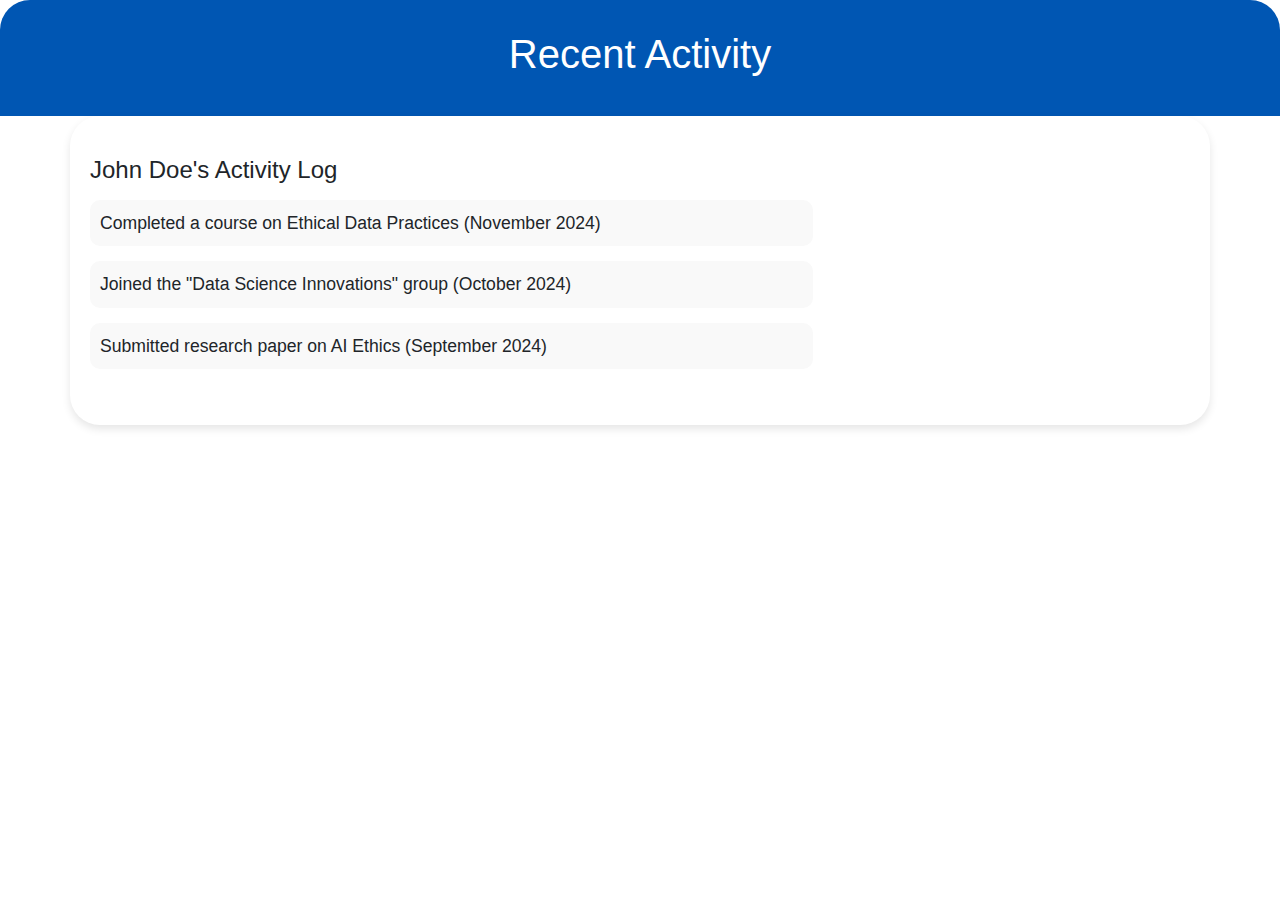
<file: activity.html>
<!DOCTYPE html>
<html lang="en">

<head>
    <meta charset="UTF-8">
    <meta name="viewport" content="width=device-width, initial-scale=1.0">
    <link rel="icon" href="https://i.ibb.co/zb1QCRC/Screenshot-24.png" type="image/x-icon">
    <title>Recent Activity - FDTC</title>
    <!-- Bootstrap CSS -->
    <link href="https://stackpath.bootstrapcdn.com/bootstrap/4.5.2/css/bootstrap.min.css" rel="stylesheet">
    <style>
        .activity-header {
            background-color: #0056b3;
            color: white;
            padding: 30px;
            text-align: center;
            border-radius: 30px 30px 0 0; /* Rounded top corners */
        }

        .activity-content {
            padding: 40px 20px;
            border-radius: 30px;
            box-shadow: 0 4px 8px rgba(0, 0, 0, 0.1);
        }

        .activity-content ul {
            list-style-type: none;
            padding: 0;
        }

        .activity-content ul li {
            margin: 15px 0;
            font-size: 1.1rem;
            background-color: #f9f9f9;
            border-radius: 10px;
            padding: 10px;
            transition: background-color 0.3s ease, transform 0.3s ease;
        }

        .activity-content ul li:hover {
            background-color: #e1f3ff;
            transform: translateX(10px); /* Slight animation on hover */
        }

        /* Custom styles for mobile responsiveness */
        @media (max-width: 576px) {
            .activity-header h1 {
                font-size: 1.5rem;
            }
        }
    </style>
</head>

<body>

    <!-- Header -->
    <div class="activity-header">
        <h1>Recent Activity</h1>
    </div>

    <!-- Activity Content -->
    <div class="container activity-content">
        <div class="row">
            <div class="col-12 col-md-8">
                <h4>John Doe's Activity Log</h4>
                <ul>
                    <li>Completed a course on Ethical Data Practices (November 2024)</li>
                    <li>Joined the "Data Science Innovations" group (October 2024)</li>
                    <li>Submitted research paper on AI Ethics (September 2024)</li>
                </ul>
            </div>
        </div>
    </div>

    <!-- Bootstrap JS & jQuery -->
    <script src="https://code.jquery.com/jquery-3.5.1.slim.min.js"></script>
    <script src="https://cdn.jsdelivr.net/npm/@popperjs/core@2.9.3/dist/umd/popper.min.js"></script>
    <script src="https://stackpath.bootstrapcdn.com/bootstrap/4.5.2/js/bootstrap.min.js"></script>

</body>

</html>
</file>
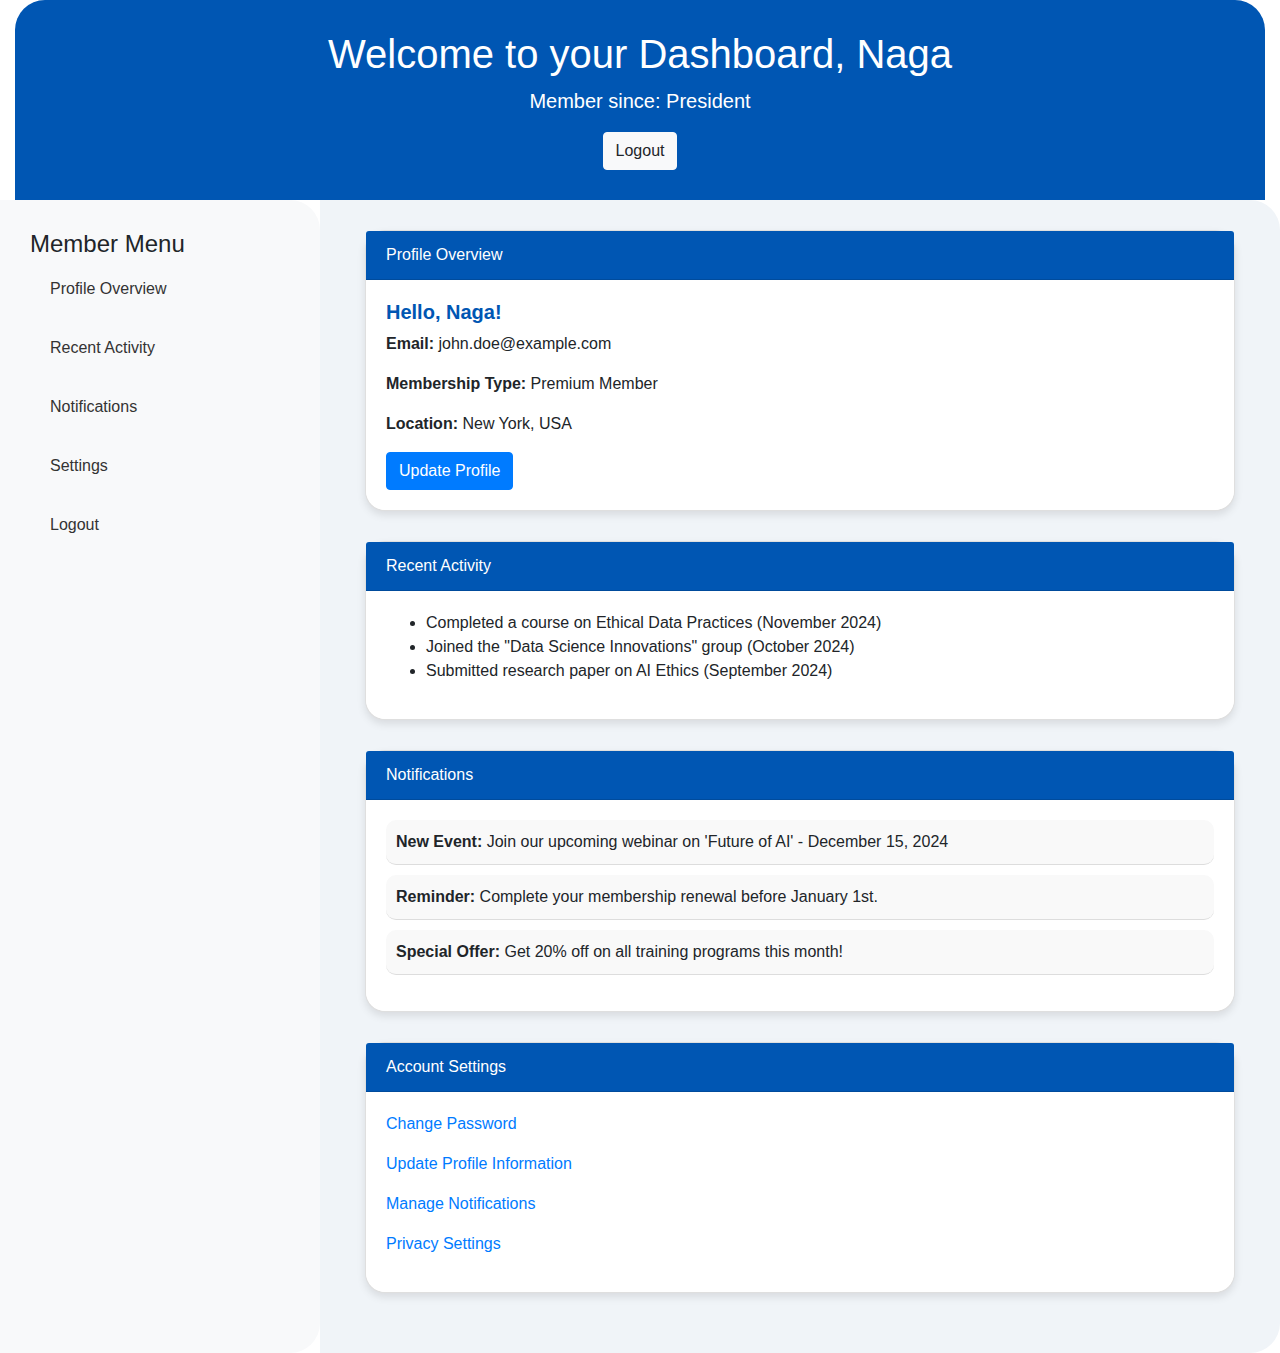
<file: Dashboard.html>
<!DOCTYPE html>
<html lang="en">

<head>
    <meta charset="UTF-8">
    <meta name="viewport" content="width=device-width, initial-scale=1.0">
    <link rel="icon" href="https://i.ibb.co/zb1QCRC/Screenshot-24.png" type="image/x-icon">
    <title>User Dashboard - FDTC</title>
    <!-- Bootstrap CSS -->
    <link href="https://stackpath.bootstrapcdn.com/bootstrap/4.5.2/css/bootstrap.min.css" rel="stylesheet">
    <style>
        .dashboard-header {
            background-color: #0056b3;
            color: white;
            padding: 30px;
            text-align: center;
            border-radius: 30px 30px 0 0;
        }

        .dashboard-sidebar {
            background-color: #f8f9fa;
            padding-top: 30px;
            border-radius: 0 30px 30px 0;
        }

        .dashboard-sidebar a {
            text-decoration: none;
            color: #333;
            padding: 10px 20px;
            display: block;
            margin-bottom: 15px;
            border-radius: 10px;
            transition: background-color 0.3s ease, transform 0.3s ease;
        }

        .dashboard-sidebar a:hover {
            background-color: #ddd;
            transform: translateX(5px);
        }

        .dashboard-main {
            background-color: #f0f4f8;
            padding: 30px;
            border-radius: 0 30px 30px 0;
        }

        .card {
            border-radius: 20px;
            box-shadow: 0 4px 8px rgba(0, 0, 0, 0.1);
            margin-bottom: 30px;
        }

        .card-header {
            background-color: #0056b3;
            color: white;
            border-radius: 20px 20px 0 0;
        }

        .card-body {
            background-color: #ffffff;
            border-radius: 0 0 20px 20px;
        }

        .welcome-text {
            color: #0056b3;
            font-weight: bold;
        }

        .notification-list {
            list-style-type: none;
            padding: 0;
        }

        .notification-list li {
            padding: 10px;
            border-bottom: 1px solid #ddd;
            background-color: #f9f9f9;
            border-radius: 10px;
            margin-bottom: 10px;
            transition: background-color 0.3s ease;
        }

        .notification-list li:hover {
            background-color: #e1f3ff;
        }

        .unread {
            background-color: #f0f8ff;
        }

        @media (max-width: 576px) {
            .dashboard-header h1 {
                font-size: 1.5rem;
            }

            .dashboard-sidebar {
                padding-top: 20px;
            }

            .dashboard-sidebar a {
                font-size: 0.9rem;
            }
        }
    </style>
</head>

<body>

    <!-- Dashboard Layout -->
    <div class="container-fluid">
        <!-- Header -->
        <div class="dashboard-header">
            <h1>Welcome to your Dashboard, <span id="username">Naga</span></h1>
            <p class="lead">Member since: President</p>
            <!-- Logout Button (simulate logout action) -->
            <button id="logoutBtn" class="btn btn-light">Logout</button>
        </div>

        <!-- Sidebar and Main Content -->
        <div class="row">
            <!-- Sidebar -->
            <div class="col-md-3 dashboard-sidebar">
                <div class="container">
                    <h4>Member Menu</h4>
                    <a href="profile.html">Profile Overview</a>
                    <a href="activity.html">Recent Activity</a>
                    <a href="notifications.html">Notifications</a>
                    <a href="settings.html">Settings</a>
                    <a href="#" id="logoutLink">Logout</a>
                </div>
            </div>

            <!-- Main Content -->
            <div class="col-md-9 dashboard-main">
                <div class="container">
                    <!-- Profile Overview Card -->
                    <div class="card">
                        <div class="card-header">
                            Profile Overview
                        </div>
                        <div class="card-body">
                            <h5 class="welcome-text">Hello, <span id="profileName">Naga</span>!</h5>
                            <p><strong>Email:</strong> john.doe@example.com</p>
                            <p><strong>Membership Type:</strong> Premium Member</p>
                            <p><strong>Location:</strong> New York, USA</p>
                            <button class="btn btn-primary" data-toggle="modal" data-target="#updateProfileModal">Update
                                Profile</button>
                        </div>
                    </div>

                    <!-- Recent Activity Card -->
                    <div class="card">
                        <div class="card-header">
                            Recent Activity
                        </div>
                        <div class="card-body">
                            <ul>
                                <li>Completed a course on Ethical Data Practices (November 2024)</li>
                                <li>Joined the "Data Science Innovations" group (October 2024)</li>
                                <li>Submitted research paper on AI Ethics (September 2024)</li>
                            </ul>
                        </div>
                    </div>

                    <!-- Notifications Card -->
                    <div class="card">
                        <div class="card-header">
                            Notifications
                        </div>
                        <div class="card-body">
                            <ul class="notification-list" id="notificationList">
                                <li class="unread"><strong>New Event:</strong> Join our upcoming webinar on 'Future of
                                    AI' - December 15, 2024</li>
                                <li><strong>Reminder:</strong> Complete your membership renewal before January 1st.</li>
                                <li><strong>Special Offer:</strong> Get 20% off on all training programs this month!</li>
                            </ul>
                        </div>
                    </div>

                    <!-- Settings Card -->
                    <div class="card">
                        <div class="card-header">
                            Account Settings
                        </div>
                        <div class="card-body">
                            <p><a href="#">Change Password</a></p>
                            <p><a href="#">Update Profile Information</a></p>
                            <p><a href="#">Manage Notifications</a></p>
                            <p><a href="#">Privacy Settings</a></p>
                        </div>
                    </div>
                </div>
            </div>
        </div>
    </div>

    <!-- Update Profile Modal -->
    <div class="modal fade" id="updateProfileModal" tabindex="-1" role="dialog" aria-labelledby="updateProfileModalLabel" aria-hidden="true">
        <div class="modal-dialog" role="document">
            <div class="modal-content">
                <div class="modal-header">
                    <h5 class="modal-title" id="updateProfileModalLabel">Update Profile</h5>
                    <button type="button" class="close" data-dismiss="modal" aria-label="Close">
                        <span aria-hidden="true">&times;</span>
                    </button>
                </div>
                <div class="modal-body">
                    <form id="updateProfileForm">
                        <div class="form-group">
                            <label for="profileNameInput">Full Name</label>
                            <input type="text" class="form-control" id="profileNameInput" value="John Doe" required>
                        </div>
                        <div class="form-group">
                            <label for="profileEmailInput">Email</label>
                            <input type="email" class="form-control" id="profileEmailInput" value="john.doe@example.com"
                                required>
                        </div>
                        <div class="form-group">
                            <label for="profileLocationInput">Location</label>
                            <input type="text" class="form-control" id="profileLocationInput" value="New York, USA"
                                required>
                        </div>
                        <button type="submit" class="btn btn-primary">Save Changes</button>
                    </form>
                </div>
            </div>
        </div>
    </div>

    <!-- Bootstrap JS & jQuery -->
    <script src="https://code.jquery.com/jquery-3.5.1.slim.min.js"></script>
    <script src="https://cdn.jsdelivr.net/npm/@popperjs/core@2.9.3/dist/umd/popper.min.js"></script>
    <script src="https://stackpath.bootstrapcdn.com/bootstrap/4.5.2/js/bootstrap.min.js"></script>

    <script>
        // Simulating logout (for demonstration purposes)
        document.getElementById('logoutBtn').addEventListener('click', function () {
            alert('You have been logged out.');
            // Redirect to login page or reset the session
            window.location.href = 'login.html'; // Placeholder for actual login page
        });

        // Simulate updating profile info
        document.getElementById('updateProfileForm').addEventListener('submit', function (event) {
            event.preventDefault(); // Prevent form submission

            // Get input values
            const name = document.getElementById('profileNameInput').value;
            const email = document.getElementById('profileEmailInput').value;
            const location = document.getElementById('profileLocationInput').value;

            // Update profile details dynamically
            document.getElementById('profileName').innerText = name;
            document.getElementById('profileEmailInput').value = email;
            document.getElementById('profileLocationInput').value = location;

            alert('Profile updated successfully!');
            $('#updateProfileModal').modal('hide');
        });
    </script>

</body>

</html>
</file>
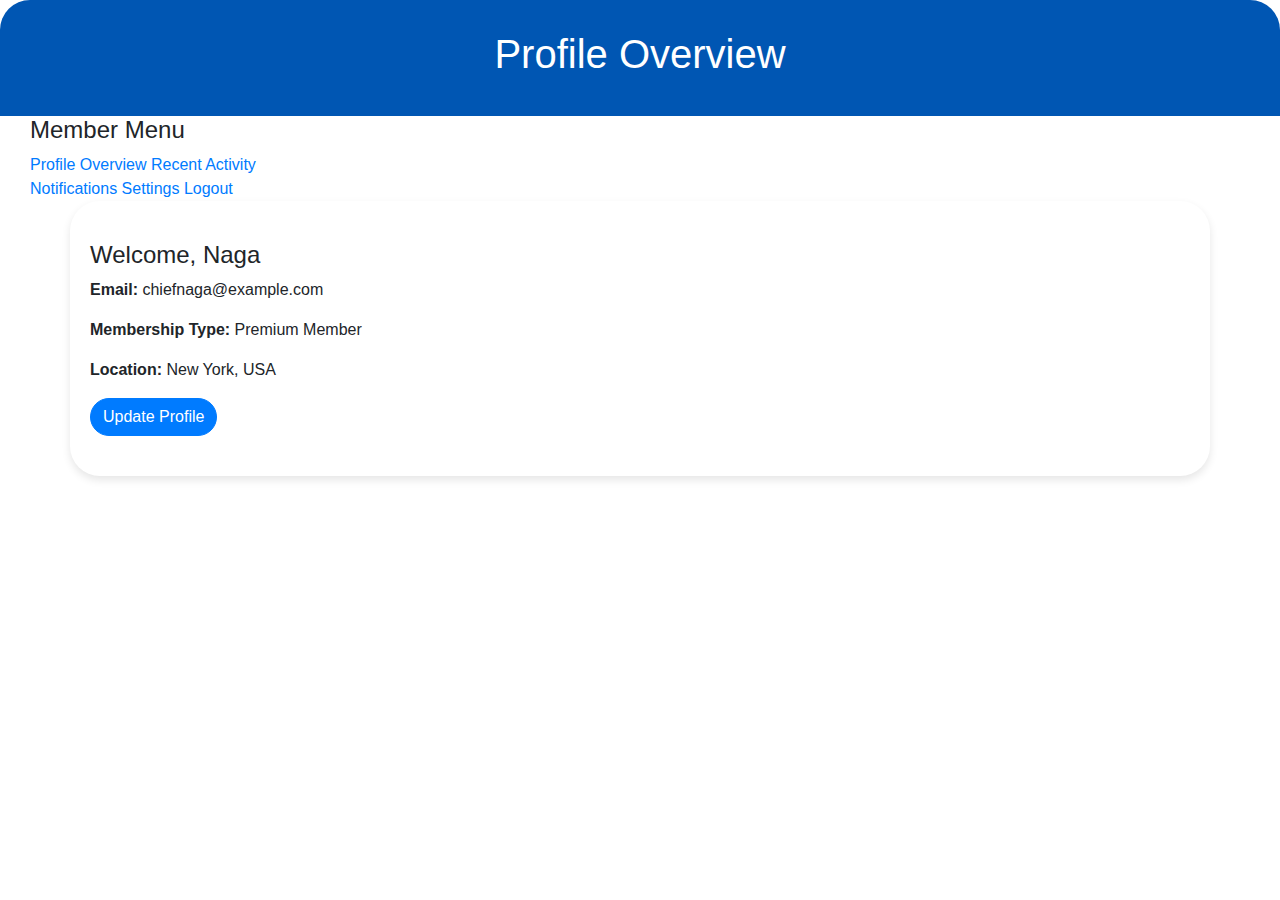
<file: profile.html>
<!DOCTYPE html>
<html lang="en">

<head>
    <meta charset="UTF-8">
    <meta name="viewport" content="width=device-width, initial-scale=1.0">
    <link rel="icon" href="https://i.ibb.co/zb1QCRC/Screenshot-24.png" type="image/x-icon">
    <title>Profile Overview - FDTC</title>
    <!-- Bootstrap CSS -->
    <link href="https://stackpath.bootstrapcdn.com/bootstrap/4.5.2/css/bootstrap.min.css" rel="stylesheet">
    <style>
        .profile-header {
            background-color: #0056b3;
            color: white;
            padding: 30px;
            text-align: center;
            border-radius: 30px 30px 0 0; /* Rounded top corners */
        }

        .profile-content {
            padding: 40px 20px;
            border-radius: 30px;
            box-shadow: 0 4px 8px rgba(0, 0, 0, 0.1);
        }

        .modal-content {
            border-radius: 30px; /* Rounded corners for the modal */
        }

        .modal-body input {
            margin-bottom: 15px;
            border-radius: 30px; /* Rounded inputs */
        }

        .btn-primary {
            border-radius: 30px; /* Rounded button */
        }

        /* Custom styles for mobile responsiveness */
        @media (max-width: 576px) {
            .profile-header h1 {
                font-size: 1.5rem;
            }
        }
    </style>
</head>

<body>

    <!-- Header -->
    <div class="profile-header">
        <h1>Profile Overview</h1>

    
    </div>


      <!-- Sidebar -->
      <div class="col-md-3 dashboard-sidebar">
        <div class="container">
            <h4>Member Menu</h4>
            <a href="profile.html">Profile Overview</a>
            <a href="activity.html">Recent Activity</a>
            <a href="notifications.html">Notifications</a>
            <a href="settings.html">Settings</a>
            <a href="#" id="logoutLink">Logout</a>
        </div>
    </div>

    <!-- Profile Content -->
    <div class="container profile-content">
        <div class="row">
            <div class="col-12 col-md-8">
                <h4>Welcome, Naga</h4>
                <p><strong>Email:</strong> chiefnaga@example.com</p>
                <p><strong>Membership Type:</strong> Premium Member</p>
                <p><strong>Location:</strong> New York, USA</p>
                <button class="btn btn-primary" data-toggle="modal" data-target="#updateProfileModal">Update Profile</button>
            </div>
        </div>
    </div>

    <!-- Update Profile Modal -->
    <div class="modal fade" id="updateProfileModal" tabindex="-1" role="dialog" aria-labelledby="updateProfileModalLabel" aria-hidden="true">
        <div class="modal-dialog modal-lg" role="document">
            <div class="modal-content">
                <div class="modal-header">
                    <h5 class="modal-title" id="updateProfileModalLabel">Update Profile</h5>
                    <button type="button" class="close" data-dismiss="modal" aria-label="Close">
                        <span aria-hidden="true">&times;</span>
                    </button>
                </div>
                <div class="modal-body">
                    <form id="updateProfileForm">
                        <div class="form-group">
                            <label for="profileNameInput">Full Name</label>
                            <input type="text" class="form-control" id="profileNameInput" value="John Doe" required>
                        </div>
                        <div class="form-group">
                            <label for="profileEmailInput">Email</label>
                            <input type="email" class="form-control" id="profileEmailInput" value="john.doe@example.com" required>
                        </div>
                        <div class="form-group">
                            <label for="profileLocationInput">Location</label>
                            <input type="text" class="form-control" id="profileLocationInput" value="New York, USA" required>
                        </div>
                        <button type="submit" class="btn btn-primary">Save Changes</button>
                    </form>
                </div>
            </div>
        </div>
    </div>

    <!-- Bootstrap JS & jQuery -->
    <script src="https://code.jquery.com/jquery-3.5.1.slim.min.js"></script>
    <script src="https://cdn.jsdelivr.net/npm/@popperjs/core@2.9.3/dist/umd/popper.min.js"></script>
    <script src="https://stackpath.bootstrapcdn.com/bootstrap/4.5.2/js/bootstrap.min.js"></script>

    <script>
        // Handle profile form submission
        document.getElementById('updateProfileForm').addEventListener('submit', function (event) {
            event.preventDefault(); // Prevent form submission

            // Get input values
            const name = document.getElementById('profileNameInput').value;
            const email = document.getElementById('profileEmailInput').value;
            const location = document.getElementById('profileLocationInput').value;

            // Simulate updating profile info (display confirmation)
            alert('Profile updated successfully!');
            $('#updateProfileModal').modal('hide');
        });
    </script>

</body>

</html>
</file>
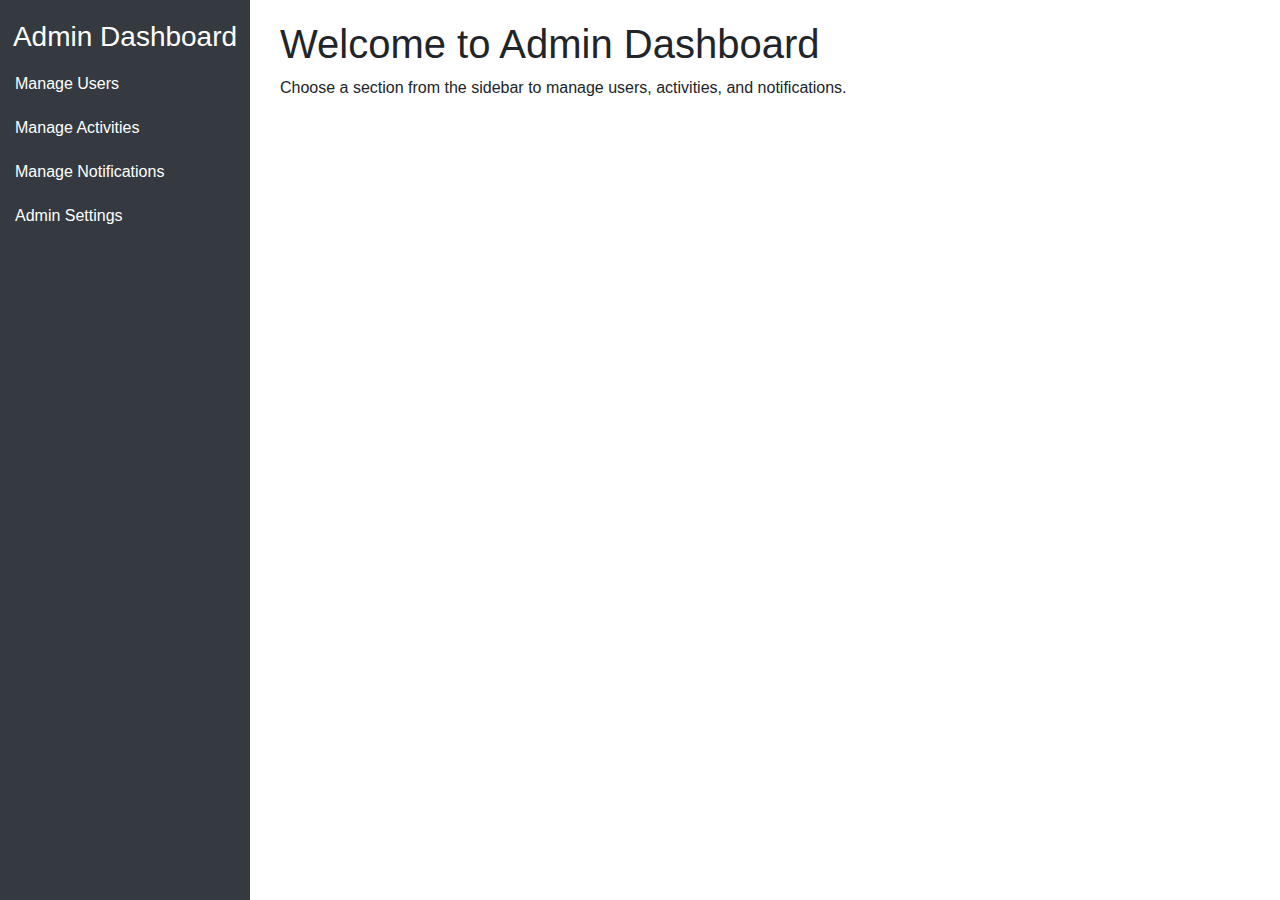
<file: admin/admin_dashboard.html>
<!-- admin_dashboard.html -->
<!DOCTYPE html>
<html lang="en">
<head>
    <meta charset="UTF-8">
    <meta name="viewport" content="width=device-width, initial-scale=1.0">
    <title>Admin Dashboard - FDTC</title>
    <!-- Bootstrap CSS -->
    <link href="https://stackpath.bootstrapcdn.com/bootstrap/4.5.2/css/bootstrap.min.css" rel="stylesheet">
    <style>
        .sidebar {
            height: 100%;
            width: 250px;
            position: fixed;
            top: 0;
            left: 0;
            background-color: #343a40;
            padding-top: 20px;
        }
        .sidebar a {
            color: white;
            padding: 10px 15px;
            text-decoration: none;
            display: block;
        }
        .sidebar a:hover {
            background-color: #575757;
        }
        .content {
            margin-left: 260px;
            padding: 20px;
        }
    </style>
</head>
<body>

    <!-- Sidebar -->
    <div class="sidebar">
        <h3 class="text-white text-center">Admin Dashboard</h3>
        <a href="admin_users.php">Manage Users</a>
        <a href="admin_activities.php">Manage Activities</a>
        <a href="admin_notifications.php">Manage Notifications</a>
        <a href="admin_settings.php">Admin Settings</a>
    </div>

    <!-- Content Area -->
    <div class="content">
        <h1>Welcome to Admin Dashboard</h1>
        <p>Choose a section from the sidebar to manage users, activities, and notifications.</p>
    </div>

    <!-- Bootstrap JS & jQuery -->
    <script src="https://code.jquery.com/jquery-3.5.1.slim.min.js"></script>
    <script src="https://cdn.jsdelivr.net/npm/@popperjs/core@2.9.3/dist/umd/popper.min.js"></script>
    <script src="https://stackpath.bootstrapcdn.com/bootstrap/4.5.2/js/bootstrap.min.js"></script>
</body>
</html>
</file>
